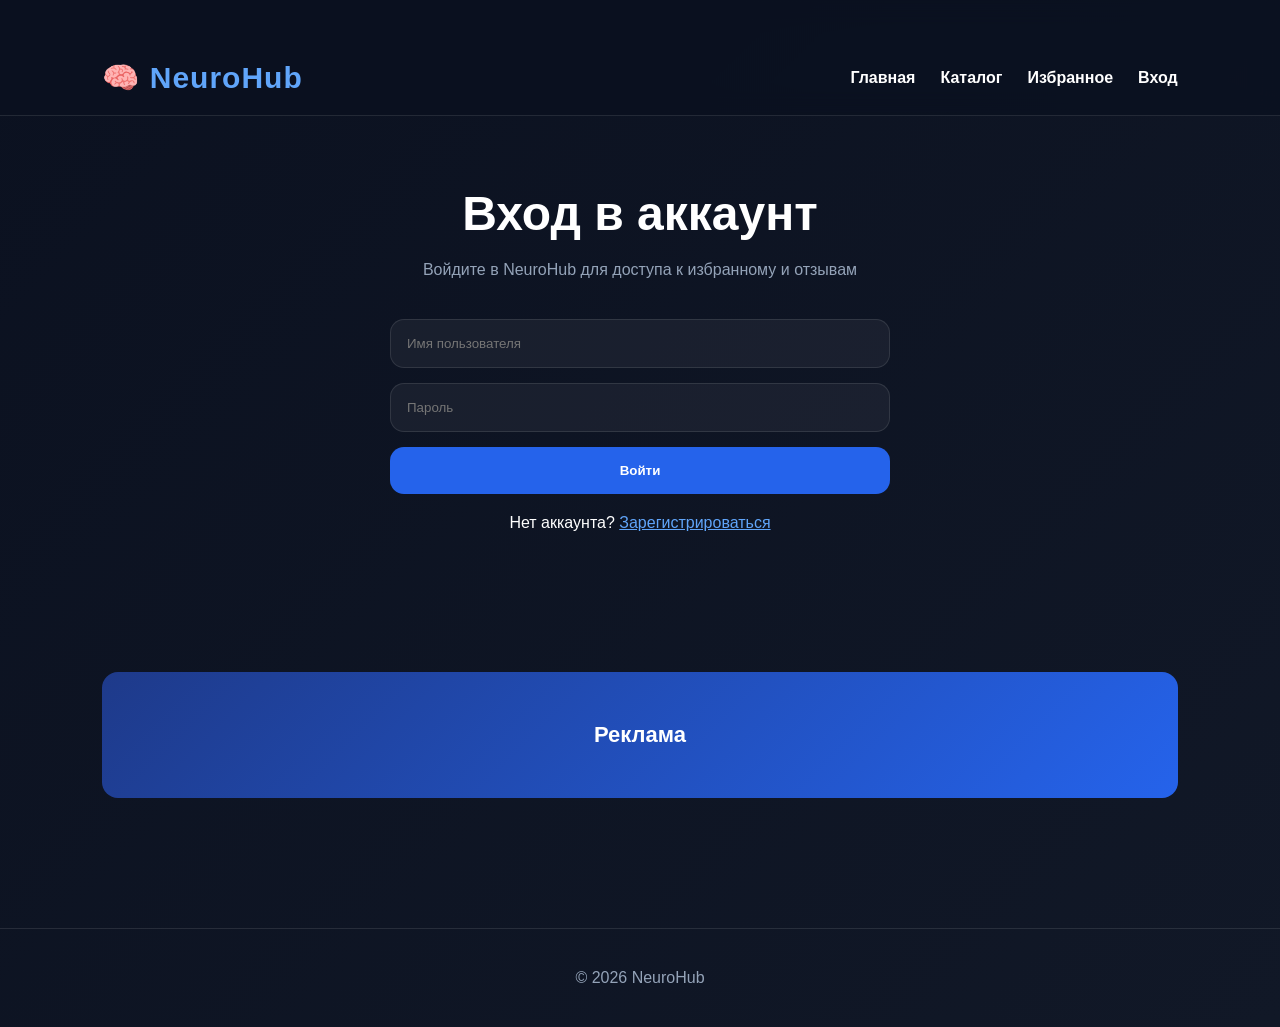
<file: login.html>
<!DOCTYPE html>
<html lang="ru">
<head>

    <meta charset="UTF-8">

    <meta
    name="viewport"
    content="width=device-width, initial-scale=1.0">

    <title>
        NeuroHub | Вход
    </title>

    <meta
    name="description"
    content="Вход в аккаунт NeuroHub">

    <link
    rel="stylesheet"
    href="style.css">

</head>
<body>

<header>

    <div class="logo">
        🧠 NeuroHub
    </div>

    <nav>

        <a href="index.html">
            Главная
        </a>

        <a href="catalog.html">
            Каталог
        </a>

        <a href="favorites.html">
            Избранное
        </a>

        <a href="login.html">
            Вход
        </a>

    </nav>

</header>

<section>

    <h1
    style="
    text-align:center;
    margin-bottom:20px;
    font-size:48px;">

        Вход в аккаунт

    </h1>

    <p
    style="
    text-align:center;
    color:#94a3b8;
    margin-bottom:40px;">

        Войдите в NeuroHub для доступа к избранному и отзывам

    </p>

    <form>

        <input
        type="text"
        id="username"
        placeholder="Имя пользователя">

        <input
        type="password"
        id="password"
        placeholder="Пароль">

        <button
        type="button"
        onclick="loginUser()">

            Войти

        </button>

    </form>

    <div
    style="
    text-align:center;
    margin-top:20px;">

        <p>

            Нет аккаунта?

            <a
            href="register.html"
            style="
            color:#60a5fa;">

                Зарегистрироваться

            </a>

        </p>

    </div>

</section>

<section>

    <div class="ad-box">

        Реклама

    </div>

</section>

<footer>

    <p>

        © 2026 NeuroHub

    </p>

</footer>

<script src="script.js"></script>

</body>
</html>
</file>
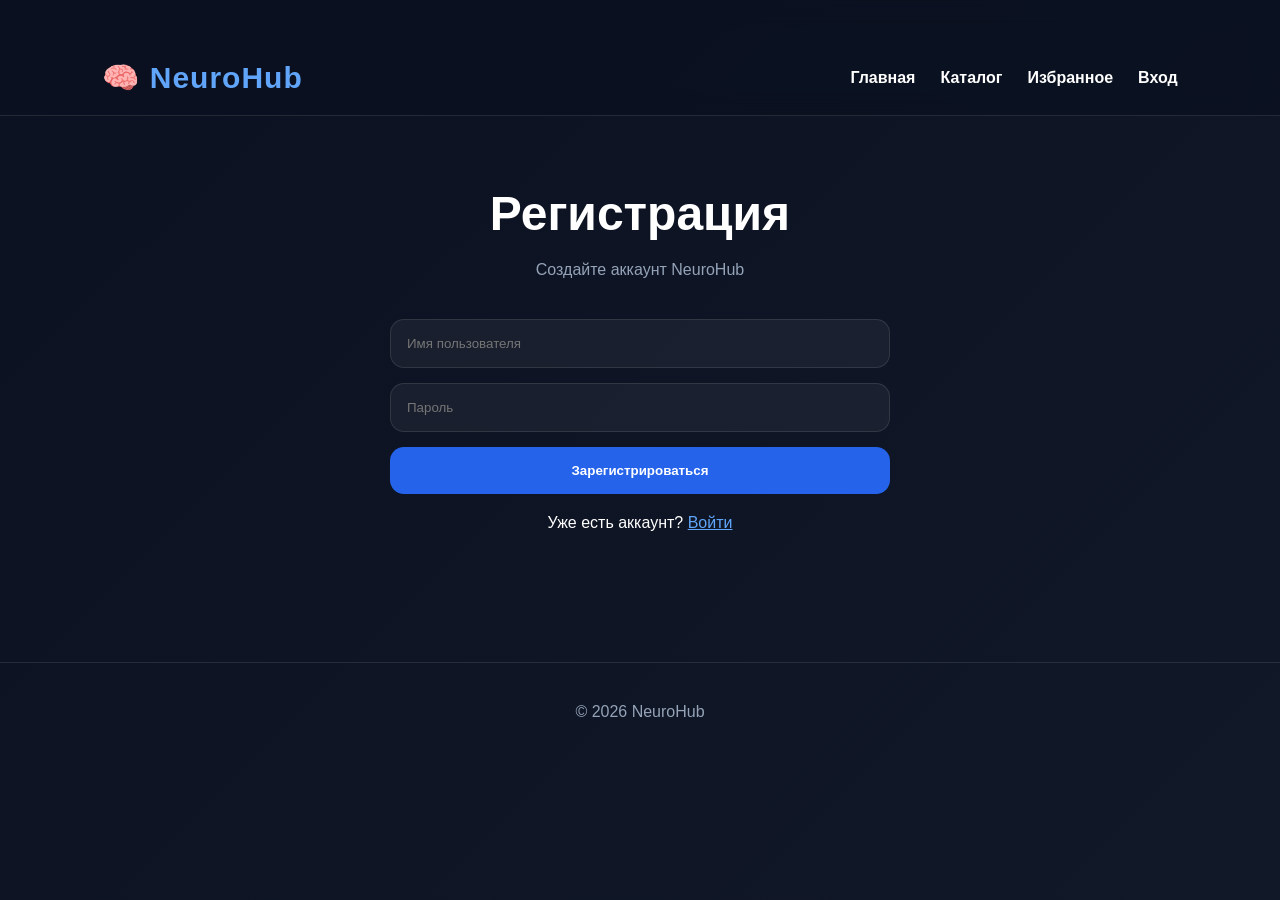
<file: register.html>
<!DOCTYPE html>
<html lang="ru">
<head>

    <meta charset="UTF-8">

    <meta name="viewport"
          content="width=device-width, initial-scale=1.0">

    <title>NeuroHub | Регистрация</title>

    <link rel="stylesheet"
          href="style.css">

</head>
<body>

<header>

    <div class="logo">
        🧠 NeuroHub
    </div>

    <nav>

        <a href="index.html">Главная</a>
        <a href="catalog.html">Каталог</a>
        <a href="favorites.html">Избранное</a>
        <a href="login.html">Вход</a>

    </nav>

</header>

<section>

    <h1 style="text-align:center;margin-bottom:20px;font-size:48px;">

        Регистрация

    </h1>

    <p style="text-align:center;color:#94a3b8;margin-bottom:40px;">

        Создайте аккаунт NeuroHub

    </p>

    <form>

        <input
        type="text"
        id="username"
        placeholder="Имя пользователя">

        <input
        type="password"
        id="password"
        placeholder="Пароль">

        <button
        type="button"
        onclick="registerUser()">

            Зарегистрироваться

        </button>

    </form>

    <div
    style="
    text-align:center;
    margin-top:20px;">

        Уже есть аккаунт?

        <a
        href="login.html"
        style="color:#60a5fa;">

            Войти

        </a>

    </div>

</section>

<footer>

    <p>

        © 2026 NeuroHub

    </p>

</footer>

<script src="script.js"></script>

</body>
</html>
</file>
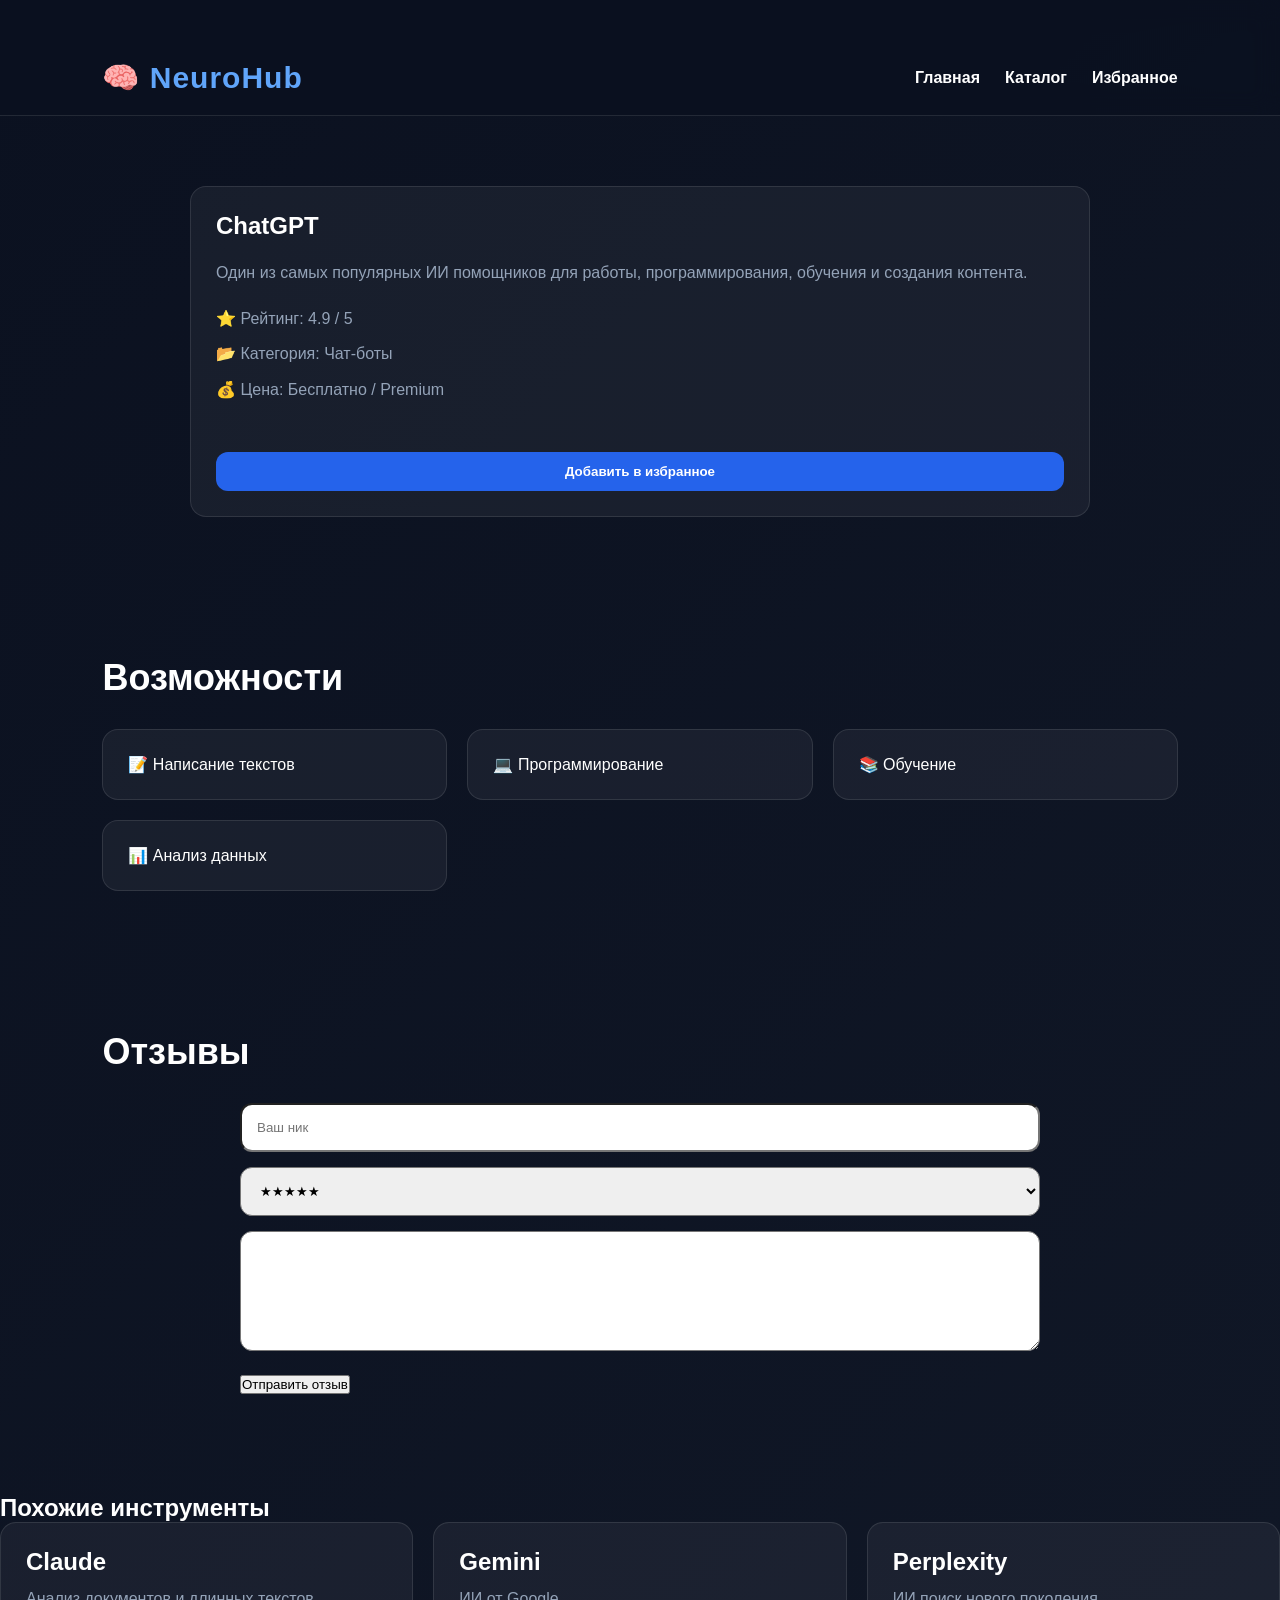
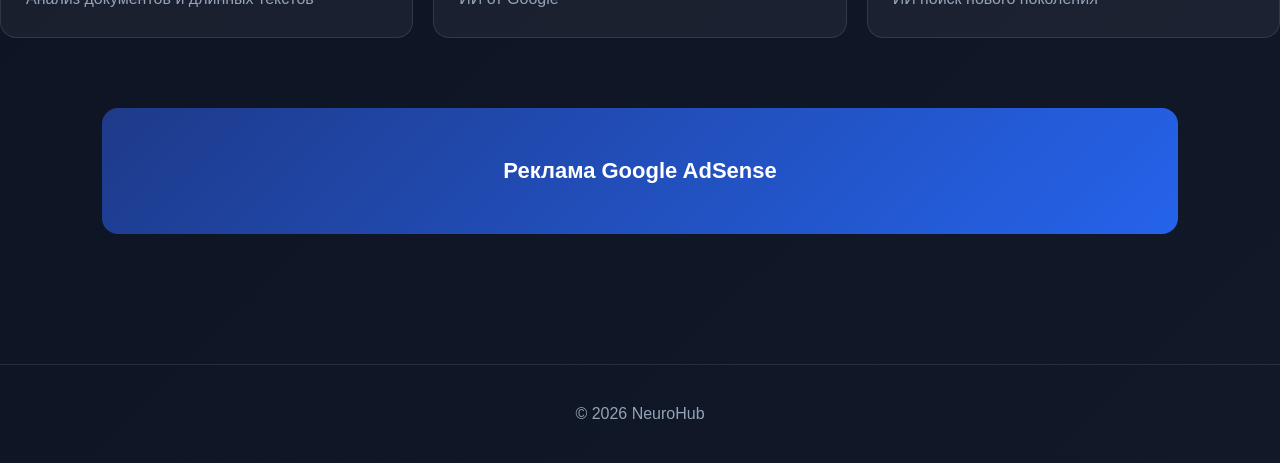
<file: tool.html>
<!DOCTYPE html>
<html lang="ru">
<head>

    <meta charset="UTF-8">

    <meta name="viewport"
          content="width=device-width, initial-scale=1.0">

    <title>NeuroHub | Инструмент</title>

    <link rel="stylesheet"
          href="style.css">

</head>
<body>

<header>

    <div class="logo">
        🧠 NeuroHub
    </div>

    <nav>

        <a href="index.html">Главная</a>
        <a href="catalog.html">Каталог</a>
        <a href="favorites.html">Избранное</a>

    </nav>

</header>

<section>

    <div
    class="tool-card"
    style="
    max-width:900px;
    margin:auto;">

        <h1 style="margin-bottom:20px;">

            ChatGPT

        </h1>

        <p
        style="
        margin-bottom:20px;">

            Один из самых популярных ИИ помощников для работы,
            программирования, обучения и создания контента.

        </p>

        <p style="margin-bottom:10px;">
            ⭐ Рейтинг: 4.9 / 5
        </p>

        <p style="margin-bottom:10px;">
            📂 Категория: Чат-боты
        </p>

        <p style="margin-bottom:30px;">
            💰 Цена: Бесплатно / Premium
        </p>

        <button
        onclick="addFavorite('ChatGPT')">

            Добавить в избранное

        </button>

    </div>

</section>

<section>

    <h2>

        Возможности

    </h2>

    <div class="tools-grid">

        <div class="tool-card">

            📝 Написание текстов

        </div>

        <div class="tool-card">

            💻 Программирование

        </div>

        <div class="tool-card">

            📚 Обучение

        </div>

        <div class="tool-card">

            📊 Анализ данных

        </div>

    </div>

</section>

<section>

    <h2>
    
    Отзывы
    
    </h2>
    
    <div
    style="
    max-width:800px;
    margin:auto;">
    
    <input
    type="text"
    id="reviewAuthor"
    placeholder="Ваш ник"
    style="
    width:100%;
    padding:15px;
    margin-bottom:15px;
    border-radius:12px;">
    
    <select
    id="reviewStars"
    style="
    width:100%;
    padding:15px;
    margin-bottom:15px;
    border-radius:12px;">
    
    <option value="5">
    ★★★★★
    </option>
    
    <option value="4">
    ★★★★☆
    </option>
    
    <option value="3">
    ★★★☆☆
    </option>
    
    <option value="2">
    ★★☆☆☆
    </option>
    
    <option value="1">
    ★☆☆☆☆
    </option>
    
    </select>
    
    <textarea
    id="reviewInput"
    placeholder="Напишите отзыв..."
    style="
    width:100%;
    min-height:120px;
    padding:15px;
    border-radius:12px;
    margin-bottom:20px;">
    
    </textarea>
    
    <button
    onclick="addAdvancedReview()">
    
    Отправить отзыв
    
    </button>
    
    <div
    id="reviewsContainer"
    style="
    margin-top:30px;">
    
    </div>
    
    </div>
    
    </section>
    
    <h2>

        Похожие инструменты

    </h2>

    <div class="tools-grid">

        <div class="tool-card">

            <h3>Claude</h3>

            <p>
                Анализ документов и длинных текстов
            </p>

        </div>

        <div class="tool-card">

            <h3>Gemini</h3>

            <p>
                ИИ от Google
            </p>

        </div>

        <div class="tool-card">

            <h3>Perplexity</h3>

            <p>
                ИИ поиск нового поколения
            </p>

        </div>

    </div>

</section>

<section>

    <div class="ad-box">

        Реклама Google AdSense

    </div>

</section>

<footer>

    <p>

        © 2026 NeuroHub

    </p>

</footer>

<script src="script.js"></script>

</body>
</html>
</file>
<file: style.css>
/* =========================
   NEUROHUB STYLE.CSS
========================= */

* {
    margin: 0;
    padding: 0;
    box-sizing: border-box;
}

:root {

    --bg: #0b1120;
    --bg-secondary: #111827;

    --card: rgba(255,255,255,0.05);

    --primary: #2563eb;
    --primary-hover: #3b82f6;

    --text: #ffffff;
    --text-secondary: #94a3b8;

    --border: rgba(255,255,255,0.1);

    --shadow:
    0 8px 30px rgba(0,0,0,0.35);

    --radius: 16px;
}

body {

    background:
    linear-gradient(
        135deg,
        #0b1120,
        #111827
    );

    color: var(--text);

    font-family:
    Inter,
    Arial,
    sans-serif;

    min-height: 100vh;
}

/* =========================
   HEADER
========================= */

header {

    display: flex;

    justify-content: space-between;

    align-items: center;

    padding: 20px 8%;

    backdrop-filter: blur(12px);

    border-bottom:
    1px solid var(--border);

    position: sticky;

    padding-top: 60px;

    z-index: 1000;

    background:
    rgba(11,17,32,0.8);
}

.logo {

    font-size: 30px;

    font-weight: 800;

    color: #60a5fa;

    letter-spacing: 1px;
}

nav {

    display: flex;

    gap: 25px;
}

nav a {

    text-decoration: none;

    color: white;

    font-weight: 600;

    transition: 0.3s;
}

nav a:hover {

    color: #60a5fa;
}

/* =========================
   HERO
========================= */

.hero {

    text-align: center;

    padding: 100px 20px;
}

.hero h1 {

    font-size: 56px;

    max-width: 900px;

    margin: auto;

    line-height: 1.2;
}

.hero p {

    margin-top: 20px;

    color: var(--text-secondary);

    font-size: 20px;
}

.search-box {

    margin-top: 40px;

    display: flex;

    justify-content: center;

    gap: 10px;

    flex-wrap: wrap;
}

.search-box input {

    width: 500px;

    max-width: 90%;

    padding: 16px;

    border-radius: 14px;

    border: 1px solid var(--border);

    background: rgba(255,255,255,0.05);

    color: white;

    outline: none;
}

.search-box button {

    padding: 16px 30px;

    border: none;

    border-radius: 14px;

    cursor: pointer;

    background: var(--primary);

    color: white;

    font-weight: 700;

    transition: 0.3s;
}

.search-box button:hover {

    background: var(--primary-hover);

    transform: translateY(-2px);
}

/* =========================
   SECTION
========================= */

section {

    padding: 70px 8%;
}

section h2 {

    font-size: 36px;

    margin-bottom: 30px;
}

/* =========================
   CATEGORY GRID
========================= */

.category-grid {

    display: grid;

    grid-template-columns:
    repeat(auto-fit,minmax(220px,1fr));

    gap: 20px;
}

.category-card {

    background: var(--card);

    border: 1px solid var(--border);

    padding: 30px;

    border-radius: var(--radius);

    text-align: center;

    font-size: 18px;

    cursor: pointer;

    transition: 0.3s;

    backdrop-filter: blur(10px);
}

.category-card:hover {

    transform: translateY(-6px);

    border-color: #3b82f6;

    box-shadow: var(--shadow);
}

/* =========================
   TOOLS GRID
========================= */

.tools-grid {

    display: grid;

    grid-template-columns:
    repeat(auto-fit,minmax(280px,1fr));

    gap: 20px;
}

.tool-card {

    background: var(--card);

    border: 1px solid var(--border);

    border-radius: var(--radius);

    padding: 25px;

    transition: 0.3s;
}

.tool-card:hover {

    transform: translateY(-6px);

    border-color: #3b82f6;

    box-shadow: var(--shadow);
}

.tool-card h3 {

    font-size: 24px;

    margin-bottom: 10px;
}

.tool-card p {

    color: var(--text-secondary);

    line-height: 1.6;
}

.tool-card button {

    margin-top: 20px;

    width: 100%;

    padding: 12px;

    border: none;

    border-radius: 12px;

    background: var(--primary);

    color: white;

    cursor: pointer;

    font-weight: 700;
}

/* =========================
   ADS
========================= */

.ad-box {

    background: linear-gradient(
        135deg,
        #1e3a8a,
        #2563eb
    );

    padding: 50px;

    border-radius: var(--radius);

    text-align: center;

    font-size: 22px;

    font-weight: bold;
}

/* =========================
   BUTTONS
========================= */

.btn {

    display: inline-block;

    padding: 14px 28px;

    border-radius: 14px;

    text-decoration: none;

    background: var(--primary);

    color: white;

    font-weight: 700;

    transition: 0.3s;
}

.btn:hover {

    background: var(--primary-hover);

    transform: translateY(-3px);
}

/* =========================
   FORMS
========================= */

form {

    max-width: 500px;

    margin: auto;

    display: flex;

    flex-direction: column;

    gap: 15px;
}

form input {

    padding: 16px;

    border-radius: 14px;

    border: 1px solid var(--border);

    background: rgba(255,255,255,0.05);

    color: white;
}

form button {

    padding: 16px;

    border: none;

    border-radius: 14px;

    background: var(--primary);

    color: white;

    font-weight: 700;

    cursor: pointer;
}

/* =========================
   FOOTER
========================= */

footer {

    margin-top: 60px;

    padding: 40px;

    border-top:
    1px solid var(--border);

    text-align: center;

    color: var(--text-secondary);
}

/* =========================
   SCROLLBAR
========================= */

::-webkit-scrollbar {

    width: 10px;
}

::-webkit-scrollbar-track {

    background: #0f172a;
}

::-webkit-scrollbar-thumb {

    background: #2563eb;

    border-radius: 10px;
}

::-webkit-scrollbar-thumb:hover {

    background: #3b82f6;
}

/* =========================
   ANIMATIONS
========================= */

@keyframes fadeIn {

    from {

        opacity: 0;

        transform:
        translateY(20px);
    }

    to {

        opacity: 1;

        transform:
        translateY(0);
    }
}

.hero,
.category-card,
.tool-card {

    animation:
    fadeIn 0.6s ease;
}

/* =========================
   MOBILE
========================= */

@media(max-width:768px){

    header{

        flex-direction: column;

        gap: 15px;
    }

    nav{

        flex-wrap: wrap;

        justify-content: center;
    }

    .hero h1{

        font-size: 38px;
    }

    section h2{

        font-size: 28px;
    }

    .search-box{

        flex-direction: column;

        align-items: center;
    }

    .search-box input{

        width: 100%;
    }
}
</file>
